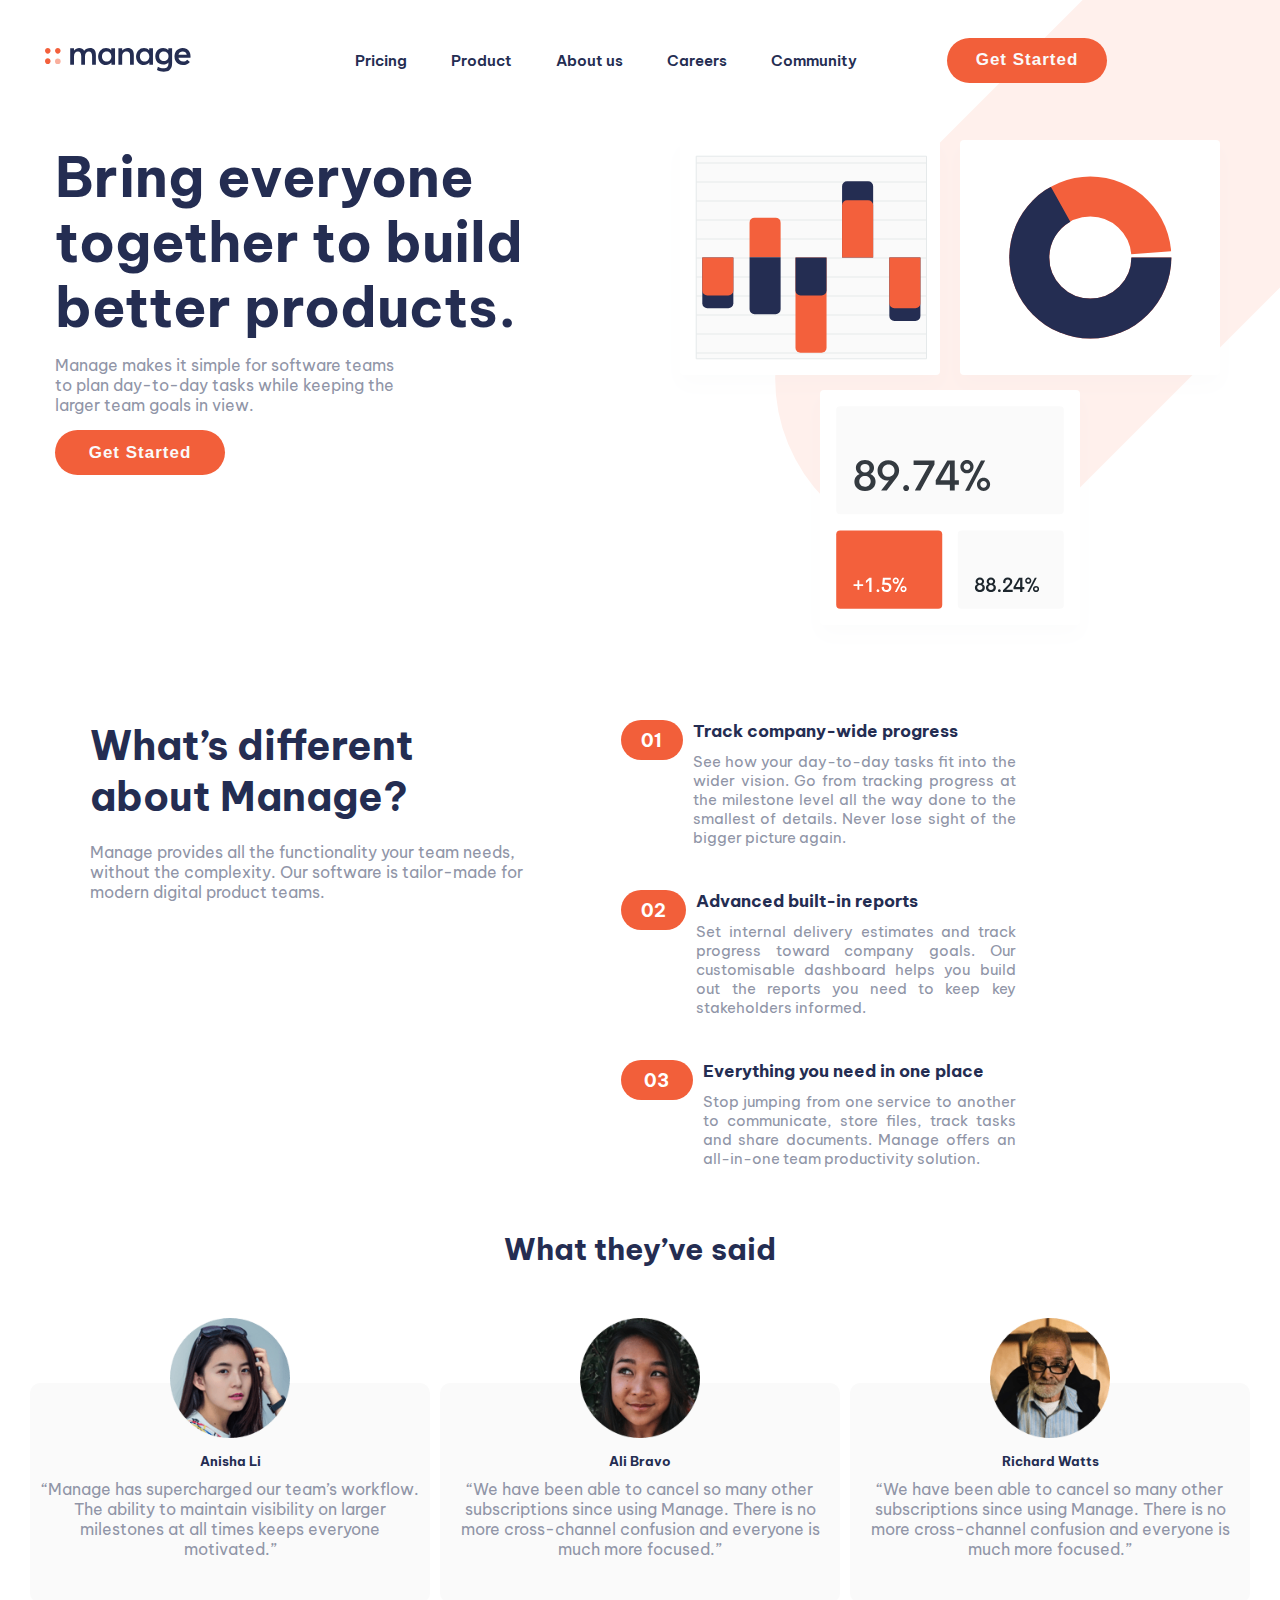
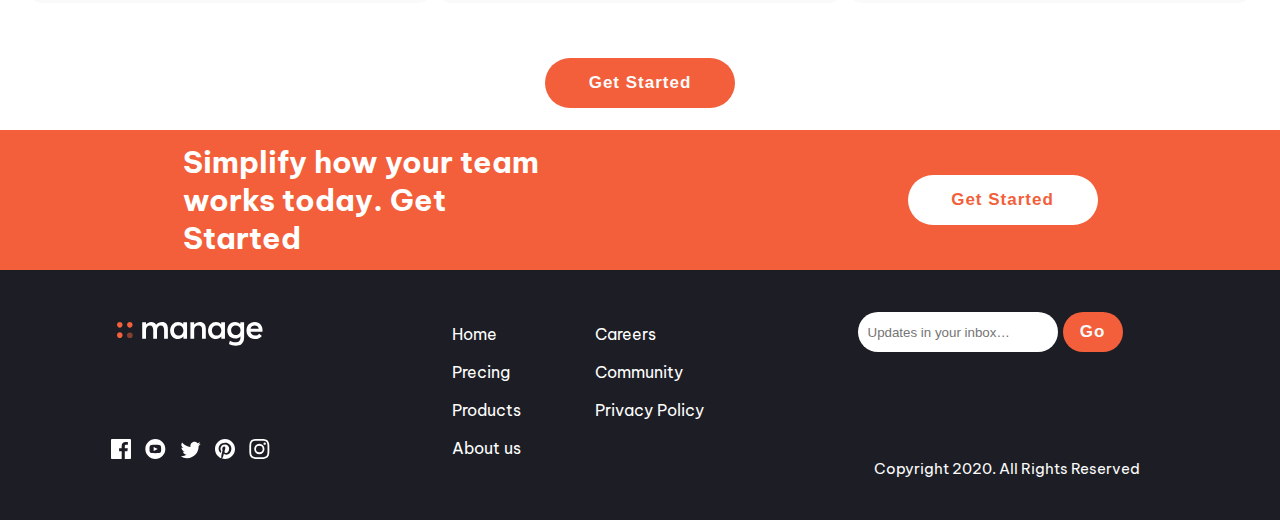
<file: index.html>
<!DOCTYPE html>
<html lang="en">
<head>
    <meta charset="UTF-8">
    <meta http-equiv="X-UA-Compatible" content="IE=edge">
    <meta name="viewport" content="width=device-width, initial-scale=1.0">
    <link rel="shortcut icon" href="./app/public/img/favicon-32x32.png" type="image/x-icon">
    <link rel="stylesheet" href="./app/public/css/styles.css">
    <title>Landing Page</title>
</head>
<body>

    <!--
        Header section
    -->
    <header class="header">
        <nav class="navbar">
            <div class="navbar__logo">
                <img src="./app/public/img/logo.svg" alt="website logo">
            </div>

            <div class="navbar__pages" id="navPages">
               <a href="#">Pricing</a>
               <a href="#">Product</a>
               <a href="#">About us</a>
               <a href="#">Careers</a>
               <a href="#">Community</a>
            </div>

            <button class="btn">
                Get Started
            </button>

            <div class="navbar__hamburger" id="hamburger">
                <img src="./app/public/img/icon-hamburger.svg" alt="icon hamburger">
            </div>
        </nav>
    </header>


    <!--
        Hero section
    -->

    <section class="hero">
        <div class="hero__container">
            <div class="hero__texts">
                <h1 class="hero__texts-title">
                    Bring everyone together to build better products.
                </h1>

                <p class="hero__texts-description">
                    Manage makes it simple for software teams to plan day-to-day 
                    tasks while keeping the larger team goals in view.
                </p>

                <button class="btn">
                    Get Started
                </button>
            </div>

            <div class="hero__img">
                <img src="./app/public/img/illustration-intro.svg" alt="illustration intro">
            </div>
        </div>
    </section>

    
    <main class="main">
        <!--
            ABOUT AND SERVICES SECTION
        -->
        <section class="main__container">

            <article class="about">
                <div class="about__manage">
                    <h2 class="about__manage-title">
                        What’s different about Manage?
                    </h2>
        
                    <p class="about__manage-description">
                        Manage provides all the functionality your team needs, without 
                        the complexity. Our software is tailor-made for modern digital 
                        product teams. 
                    </p>
                </div>
    
                <div class="about__services">
    
                    <div class="service">
                        <div class="service__number">
                            <span>01</span>
                        </div>
    
                        <div class="service__container">
                            <h3 class="service__container-title">
                                Track company-wide progress
                            </h3>
    
                            <p class="service__container-texts">
                                See how your day-to-day tasks fit into the wider vision. Go from 
                                tracking progress at the milestone level all the way done to the 
                                smallest of details. Never lose sight of the bigger picture again.
                            </p>
                        </div>
                    </div>
    
                    <div class="service">
                        <div class="service__number">
                            <span>02</span>
                        </div>
    
                        <div class="service__container">
                            <h3 class="service__container-title">
                                Advanced built-in reports
                            </h3>
    
                            <p class="service__container-texts">
                                Set internal delivery estimates and track progress toward company 
                                goals. Our customisable dashboard helps you build out the reports 
                                you need to keep key stakeholders informed.
                            </p>
                        </div>
                    </div>
    
                    <div class="service">
                        <div class="service__number">
                            <span>03</span>
                        </div>
    
                        <div class="service__container">
                            <h3 class="service__container-title">
                                Everything you need in one place
                            </h3>
    
                            <p class="service__container-texts">
                                Stop jumping from one service to another to communicate, store files, 
                                track tasks and share documents. Manage offers an all-in-one team 
                                productivity solution.
                            </p>
                        </div>
                    </div>
                </div>
            </article>

        </section> 


        <!--
            TESTIMONIALS SECTION
        -->

        <section class="testimonials">
            <h2 class="testimonials__title">
                What they’ve said
            </h2>

            <div class="testimonials__cards">
                
                <article class="cardTestimonial">
                    <img src="./app/public/img/avatar-anisha.png" alt="Avatar" class="cardTestimonial__img">
        
                    <div class="cardTestimonial__texts">
                        <h3 class="cardTestimonial__texts-title">
                            Anisha Li
                        </h3>
        
                        <p class="cardTestimonial__texts-description">
                            “Manage has supercharged our team’s workflow. The ability to maintain 
                            visibility on larger milestones at all times keeps everyone motivated.”                                             
                        </p>
                    </div>
                </article>

                <article class="cardTestimonial">
                    <img src="./app/public/img/avatar-ali.png" alt="Avatar" class="cardTestimonial__img">
        
                    <div class="cardTestimonial__texts">
                        <h3 class="cardTestimonial__texts-title">
                            Ali Bravo
                        </h3>
        
                        <p class="cardTestimonial__texts-description">
                            “We have been able to cancel so many other subscriptions since using 
                            Manage. There is no more cross-channel confusion and everyone is much 
                            more focused.”                   
                        </p>
                    </div>
                </article>

                <article class="cardTestimonial">
                    <img src="./app/public/img/avatar-richard.png" alt="Avatar" class="cardTestimonial__img">
        
                    <div class="cardTestimonial__texts">
                        <h3 class="cardTestimonial__texts-title">
                            Richard Watts
                        </h3>
        
                        <p class="cardTestimonial__texts-description">
                            “We have been able to cancel so many other subscriptions since using 
                            Manage. There is no more cross-channel confusion and everyone is much 
                            more focused.”                   
                        </p>
                    </div>
                </article>
            </div>

            <button class="btn mg-auto">
                Get Started
            </button>
        </section>
    </main>

    <section class="info">
        <h2 class="info__title">
            Simplify how your team works today.
            Get Started
        </h2>

        <button class="btn white">
            Get Started
        </button>
    </section>



    <!-- 
        FOOTER SECTION
    -->
    <footer class="footer">
        <div class="footer__container">
            <div class="footer__container__info">
                <img src="./app/public/img/logo2.svg" alt="website logo">

                <div class="footer__container__icons">
                    <img src="./app/public/img/icon-facebook.svg" alt="icon-facebook">
                    <img src="./app/public/img/icon-youtube.svg" alt="icon-youtube">
                    <img src="./app/public/img/icon-twitter.svg" alt="icon-twitter">
                    <img src="./app/public/img/icon-pinterest.svg" alt="icon-pinterest">
                    <img src="./app/public/img/icon-instagram.svg" alt="icon-instagram">
                </div>
            </div>


            <div class="footer__container__links">
                <a href="#">Home</a>
                <a href="#">Careers</a>
                <a href="#">Precing</a>
                <a href="#">Community</a>
                <a href="#">Products</a>
                <a href="#">Privacy Policy</a>
                <a href="#">About us</a>
            </div>

            <form action="" class="footer__container__form">
                <div class="email">
                    <input type="email" class="input" placeholder="Updates in your inbox…">
                    <button class="btn">
                        Go
                    </button>
                </div>

                <div class="copyright">
                    <p>
                        Copyright 2020. All Rights Reserved
                    </p>
                </div>
            </form>
        </div>
    </footer>
    <script src="./app/public/js/Nav_Active.js"></script>
</body>
</html>
</file>
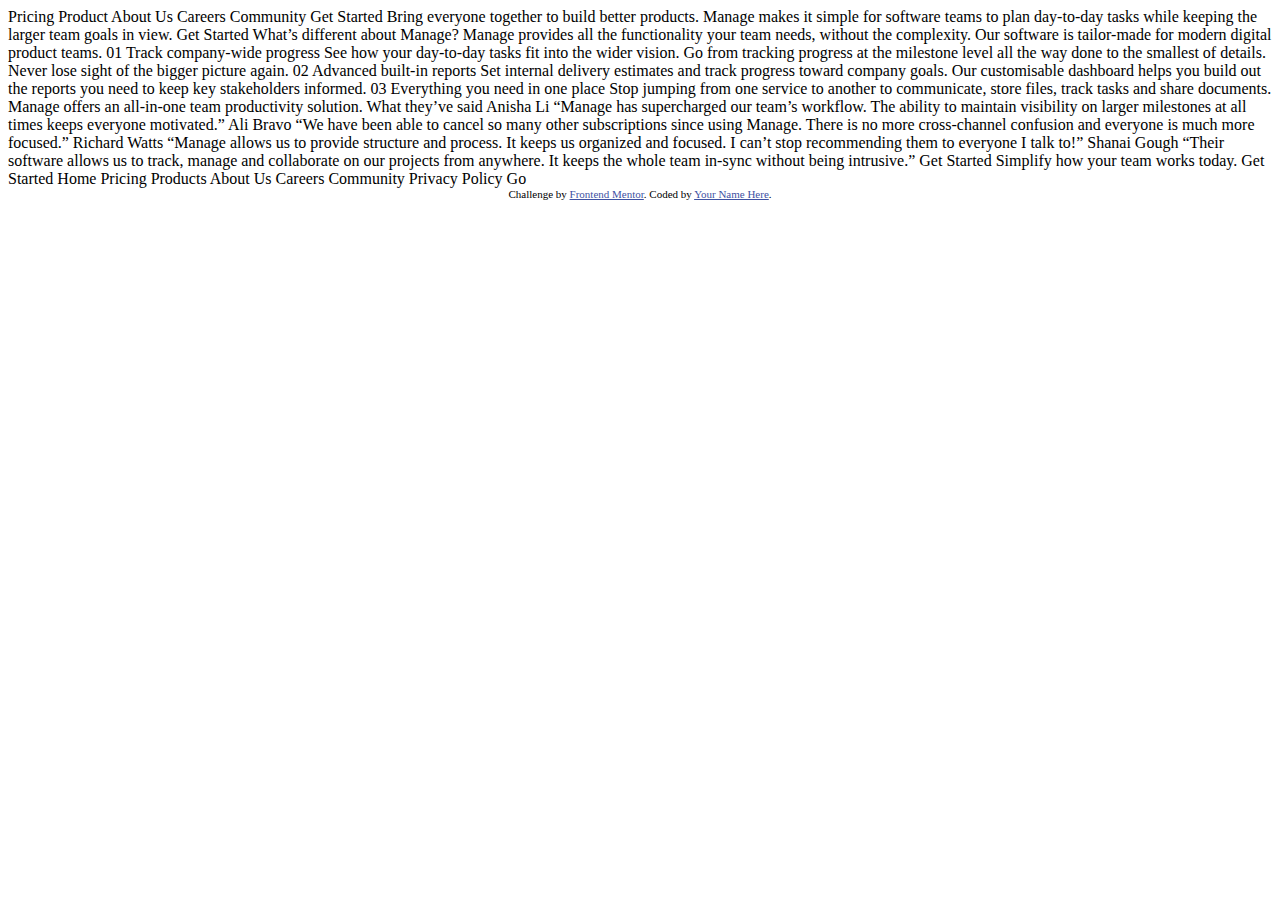
<file: guide.html>
<!DOCTYPE html>
<html lang="en">
<head>
  <meta charset="UTF-8">
  <meta name="viewport" content="width=device-width, initial-scale=1.0"> <!-- displays site properly based on user's device -->

  <link rel="icon" type="image/png" sizes="32x32" href="./images/favicon-32x32.png">
  
  <title>Frontend Mentor | Manage landing page</title>

  <!-- Feel free to remove these styles or customise in your own stylesheet 👍 -->
  <style>
    .attribution { font-size: 11px; text-align: center; }
    .attribution a { color: hsl(228, 45%, 44%); }
  </style>
</head>
<body>

  Pricing
  Product
  About Us
  Careers
  Community

  Get Started

  Bring everyone together to build better products.

  Manage makes it simple for software teams to plan day-to-day 
  tasks while keeping the larger team goals in view.

  Get Started

  What’s different about Manage?

  Manage provides all the functionality your team needs, without 
  the complexity. Our software is tailor-made for modern digital 
  product teams. 

  01
  Track company-wide progress
  See how your day-to-day tasks fit into the wider vision. Go from 
  tracking progress at the milestone level all the way done to the 
  smallest of details. Never lose sight of the bigger picture again.

  02
  Advanced built-in reports
  Set internal delivery estimates and track progress toward company 
  goals. Our customisable dashboard helps you build out the reports 
  you need to keep key stakeholders informed.

  03
  Everything you need in one place
  Stop jumping from one service to another to communicate, store files, 
  track tasks and share documents. Manage offers an all-in-one team 
  productivity solution.

  What they’ve said

  Anisha Li
  “Manage has supercharged our team’s workflow. The ability to maintain 
  visibility on larger milestones at all times keeps everyone motivated.”

  Ali Bravo
  “We have been able to cancel so many other subscriptions since using 
  Manage. There is no more cross-channel confusion and everyone is much 
  more focused.”

  Richard Watts
  “Manage allows us to provide structure and process. It keeps us organized 
  and focused. I can’t stop recommending them to everyone I talk to!”

  Shanai Gough
  “Their software allows us to track, manage and collaborate on our projects 
  from anywhere. It keeps the whole team in-sync without being intrusive.”

  Get Started

  Simplify how your team works today.
  Get Started

  Home
  Pricing
  Products
  About Us
  Careers
  Community
  Privacy Policy

  
  Go

  

  
  <div class="attribution">
    Challenge by <a href="https://www.frontendmentor.io?ref=challenge" target="_blank">Frontend Mentor</a>. 
    Coded by <a href="#">Your Name Here</a>.
  </div>
</body>
</html>
</file>
<file: app/public/css/styles.css>
@import url("https://fonts.googleapis.com/css2?family=Be+Vietnam:wght@400;500;700&display=swap");
:root {
  --BrightRed: hsl(12, 88%, 59%);
  --DarkBlue: hsl(228, 39%, 23%);
  --DarkGrayishBlue: hsl(227, 12%, 61%);
  --VeryDarkBlue: hsl(233, 12%, 13%);
  --VeryPaleRed: hsl(13, 100%, 96%);
  --VaryLightGray: hsl(0, 0%, 98%);
  --White: #fff; }

:root {
  --BeVietnam: 'Be Vietnam', sans-serif; }

* {
  margin: 0;
  padding: 0;
  box-sizing: border-box; }

a {
  text-decoration: none; }

body {
  font-size: 16px;
  font-family: var(--BeVietnam); }

body::before {
  content: "";
  z-index: -1;
  position: absolute;
  width: 100%;
  height: 100%;
  background: url(../img/bg-tablet-pattern.svg);
  background-size: 50%;
  background-repeat: no-repeat;
  background-position: right -15vh top -10vh; }
  @media (max-width: 800px) {
    body::before {
      background-position: right -10vh top -1vh;
      background-size: 100%; } }

.btn {
  width: 190px;
  height: 50px;
  padding: 10px;
  display: flex;
  justify-content: center;
  align-items: center;
  border: none;
  outline: none;
  background-color: var(--BrightRed);
  color: var(--VaryLightGray);
  font-size: 17px;
  letter-spacing: 1px;
  font-weight: 700;
  border-radius: 35px;
  cursor: pointer; }
  .btn:hover {
    opacity: .8;
    color: var(--White); }

.btn.white {
  background-color: var(--White);
  color: var(--BrightRed); }

.mg-auto {
  margin: 0 auto; }

.header {
  width: 100%;
  height: 120px; }
  .header .navbar {
    width: 90%;
    height: 100%;
    display: flex;
    justify-content: space-around;
    align-items: center; }
    .header .navbar__logo {
      width: 180px;
      height: auto;
      line-height: 50%; }
    .header .navbar__pages a {
      margin-left: 40px;
      font-weight: 600;
      font-size: 15px;
      color: var(--DarkBlue); }
      .header .navbar__pages a:hover {
        color: var(--DarkGrayishBlue); }
    .header .navbar .btn {
      width: 160px;
      height: 45px; }
    .header .navbar__hamburger {
      display: none; }

@media (max-width: 800px) {
  .header .navbar {
    position: relative; }
    .header .navbar__pages {
      position: absolute;
      top: 20vh;
      left: 5vh;
      transform: translateY(-400%);
      transition: transform .50s ease-in;
      width: 90%;
      height: 55vh;
      display: flex;
      flex-direction: column;
      justify-content: center;
      align-items: center;
      background-color: var(--White);
      border-radius: 10px;
      box-shadow: -19px 157px 244px -41px rgba(0, 0, 0, 0.75); }
      .header .navbar__pages a {
        margin: 15px; }
        .header .navbar__pages a:hover {
          color: var(--DarkBlue); }
    .header .navbar__pages.active {
      transform: translateY(0%);
      transition: transform .50s ease-in; }
    .header .navbar__hamburger {
      display: block; }
    .header .navbar .btn {
      display: none; } }
.hero {
  width: 100%;
  height: 570px;
  padding: 10px; }
  .hero__container {
    width: 100%;
    max-width: 1200px;
    margin: 0 auto;
    display: flex;
    justify-content: space-between;
    align-items: center;
    flex-wrap: wrap; }
    .hero__container .hero__texts {
      width: 580px;
      height: 525px; }
      .hero__container .hero__texts .hero__texts-title {
        font-size: 55px;
        margin: 15px;
        color: var(--DarkBlue);
        line-height: 65px; }
      .hero__container .hero__texts .hero__texts-description {
        margin: 15px;
        width: 60%;
        color: var(--DarkGrayishBlue); }
      .hero__container .hero__texts .btn {
        margin: 15px;
        width: 170px;
        height: 45px;
        border-radius: 35px; }
    .hero__container .hero__img {
      width: 580px;
      height: 525px; }
      .hero__container .hero__img img {
        width: 100%;
        height: 100%; }

@media (max-width: 800px) {
  .hero {
    width: 100%;
    height: 700px;
    padding: 0; }
    .hero__container {
      display: flex;
      flex-direction: column-reverse; }
      .hero__container .hero__texts {
        width: 100%;
        height: 300px;
        padding: 10px; }
        .hero__container .hero__texts .hero__texts-title {
          margin: 10px;
          font-size: 35px;
          line-height: 40px;
          text-align: center; }
        .hero__container .hero__texts .hero__texts-description {
          width: 90%;
          margin: 10px auto;
          text-align: center; }
        .hero__container .hero__texts .btn {
          margin: 10px auto; }
      .hero__container .hero__img {
        width: 100%;
        height: 380px;
        display: flex;
        justify-content: center;
        align-items: center; }
        .hero__container .hero__img img {
          width: 90%;
          height: 90%; } }
.main {
  width: 100%;
  height: auto;
  padding: 10px; }
  .main .main__container {
    width: 100%;
    max-width: 1200px;
    margin: 0 auto; }

@media (max-width: 800px) {
  .main {
    width: 100%;
    max-width: 600px;
    height: auto;
    margin: 0 auto; } }
.service {
  width: 415px;
  height: 170px;
  padding: 10px;
  display: flex; }
  .service .service__number {
    width: 270px;
    height: 40px;
    border-radius: 20px;
    background-color: var(--BrightRed);
    display: flex;
    justify-content: center;
    align-items: center;
    color: var(--White);
    font-weight: 700;
    font-size: 18px;
    margin-right: 10px; }
  .service .service__container .service__container-title {
    color: var(--DarkBlue);
    font-size: 17px;
    margin-bottom: 10px; }
  .service .service__container .service__container-texts {
    color: var(--DarkGrayishBlue);
    font-size: 15px;
    text-align: justify; }

.about {
  width: 100%;
  height: 520px;
  padding: 10px;
  display: flex;
  justify-content: space-around; }
  .about .about__manage {
    width: 40%;
    height: 225px; }
    .about .about__manage .about__manage-title {
      font-size: 40px;
      margin: 10px;
      color: var(--DarkBlue); }
    .about .about__manage .about__manage-description {
      color: var(--DarkGrayishBlue);
      margin-left: 10px;
      margin-top: 20px; }
  .about .about__services {
    width: 50%;
    height: 500px; }
    .about .about__services .services {
      margin-bottom: 10px; }

@media (max-width: 800px) {
  .about {
    width: 100%;
    height: 1000px;
    display: flex;
    flex-direction: column;
    justify-content: center;
    align-items: center; }
    .about .about__manage {
      width: 90%;
      height: 200px;
      margin-bottom: 20px;
      text-align: center; }
      .about .about__manage .about__manage-title {
        font-size: 25px; }
    .about .about__services {
      width: 90%;
      height: 740px; }
      .about .about__services .service {
        margin-bottom: 10px;
        width: 100%;
        height: 240px; }
        .about .about__services .service .service__number {
          width: 260px;
          height: 40px; } }
.cardTestimonial {
  width: 400px;
  height: 220px;
  padding-top: 60px;
  background-color: var(--VaryLightGray);
  text-align: center;
  position: relative;
  border-radius: 10px; }
  .cardTestimonial .cardTestimonial__img {
    position: absolute;
    width: 120px;
    top: -65px;
    left: 140px; }
  .cardTestimonial .cardTestimonial__texts .cardTestimonial__texts-title {
    color: var(--DarkBlue);
    font-size: 13px;
    margin: 10px; }
  .cardTestimonial .cardTestimonial__texts .cardTestimonial__texts-description {
    color: var(--DarkGrayishBlue);
    margin: 10px; }

.testimonials {
  width: 100%;
  height: 460px;
  padding: 10px; }
  .testimonials .testimonials__title {
    font-size: 30px;
    color: var(--DarkBlue);
    text-align: center; }
  .testimonials .testimonials__cards {
    width: 100%;
    height: 390px;
    padding-top: 60px;
    padding-left: 10px;
    padding-right: 10px;
    display: flex;
    justify-content: space-between;
    align-items: center; }

@media (max-width: 800px) {
  .testimonials {
    width: 100%;
    height: 980px; }
    .testimonials .testimonials__title {
      font-size: 25px;
      margin: 15px; }
    .testimonials .testimonials__cards {
      display: flex;
      flex-direction: column;
      align-items: center; }
      .testimonials .testimonials__cards .cardTestimonial {
        width: 95%;
        padding-top: 60px;
        height: 280px;
        margin-bottom: 100px; }
        .testimonials .testimonials__cards .cardTestimonial .cardTestimonial__img {
          width: 100px;
          height: 100px;
          position: absolute;
          top: -50px;
          left: 120px; }
        .testimonials .testimonials__cards .cardTestimonial .cardTestimonial__texts .cardTestimonial__texts-title {
          font-size: 18px;
          margin-bottom: 10px; }
        .testimonials .testimonials__cards .cardTestimonial .cardTestimonial__texts .cardTestimonial__texts-description {
          font-size: 14px;
          margin-top: 10px;
          margin-bottom: 10px; } }
.info {
  width: 100%;
  height: 140px;
  margin-top: 40px;
  background: var(--BrightRed);
  display: flex;
  justify-content: space-around;
  align-items: center; }
  .info .info__title {
    width: 360px;
    font-size: 30px;
    color: var(--White);
    font-weight: 700; }

@media (max-width: 800px) {
  .info {
    width: 100%;
    height: 210px;
    display: flex;
    justify-content: center;
    align-items: center;
    flex-direction: column; }
    .info .info__title {
      font-size: 18px;
      text-align: center;
      margin: 10px; }
    .info .btn {
      width: 190px;
      height: 45px; } }
.footer {
  width: 100%;
  height: 250px;
  padding: 10px;
  display: flex;
  justify-content: center;
  align-items: center;
  background-color: var(--VeryDarkBlue); }
  .footer .footer__container {
    width: 100%;
    max-width: 1200px;
    height: 90%;
    margin: 10px auto;
    display: grid;
    grid-template-columns: repeat(3, 1fr);
    grid-template-rows: 1fr;
    align-items: center; }
    .footer .footer__container .footer__container__info {
      width: 300px;
      height: 80%;
      padding: 10px;
      display: flex;
      flex-direction: column;
      justify-content: space-between;
      align-items: center; }
      .footer .footer__container .footer__container__info .footer__container__icons img {
        margin: 5px; }
    .footer .footer__container .footer__container__links {
      width: 300px;
      height: 80%;
      padding: 12px;
      display: grid;
      grid-template-columns: repeat(2, 1fr);
      grid-template-rows: repeat(4, 1fr);
      gap: 10px; }
      .footer .footer__container .footer__container__links a {
        color: var(--White); }
      .footer .footer__container .footer__container__links a:hover {
        color: var(--BrightRed); }
    .footer .footer__container .footer__container__form {
      width: 300px;
      height: 80%;
      display: flex;
      flex-direction: column;
      justify-content: space-between; }
      .footer .footer__container .footer__container__form .email {
        display: flex;
        justify-content: center;
        align-items: center; }
        .footer .footer__container .footer__container__form .email .input {
          width: 200px;
          height: 40px;
          padding: 10px;
          border-radius: 20px;
          border: none;
          outline: none;
          margin-right: 5px; }
        .footer .footer__container .footer__container__form .email .btn {
          width: 60px;
          height: 40px; }
      .footer .footer__container .footer__container__form .copyright p {
        color: var(--VaryLightGray);
        font-size: 15px;
        text-align: end; }

@media (max-width: 800px) {
  .footer {
    width: 100%;
    height: 550px;
    display: flex;
    justify-content: center;
    align-items: center; }
    .footer .footer__container {
      width: 100%;
      max-width: 600px;
      display: grid;
      grid-template-columns: 2fr;
      grid-template-rows: repeat(3, 2fr);
      justify-items: center;
      align-items: center; }
      .footer .footer__container .footer__container__info {
        align-items: center; }
        .footer .footer__container .footer__container__info a:hover {
          color: var(--White); }
      .footer .footer__container .footer__container__links {
        display: grid;
        justify-items: center;
        align-items: center; } }

/*# sourceMappingURL=styles.css.map */
</file>
